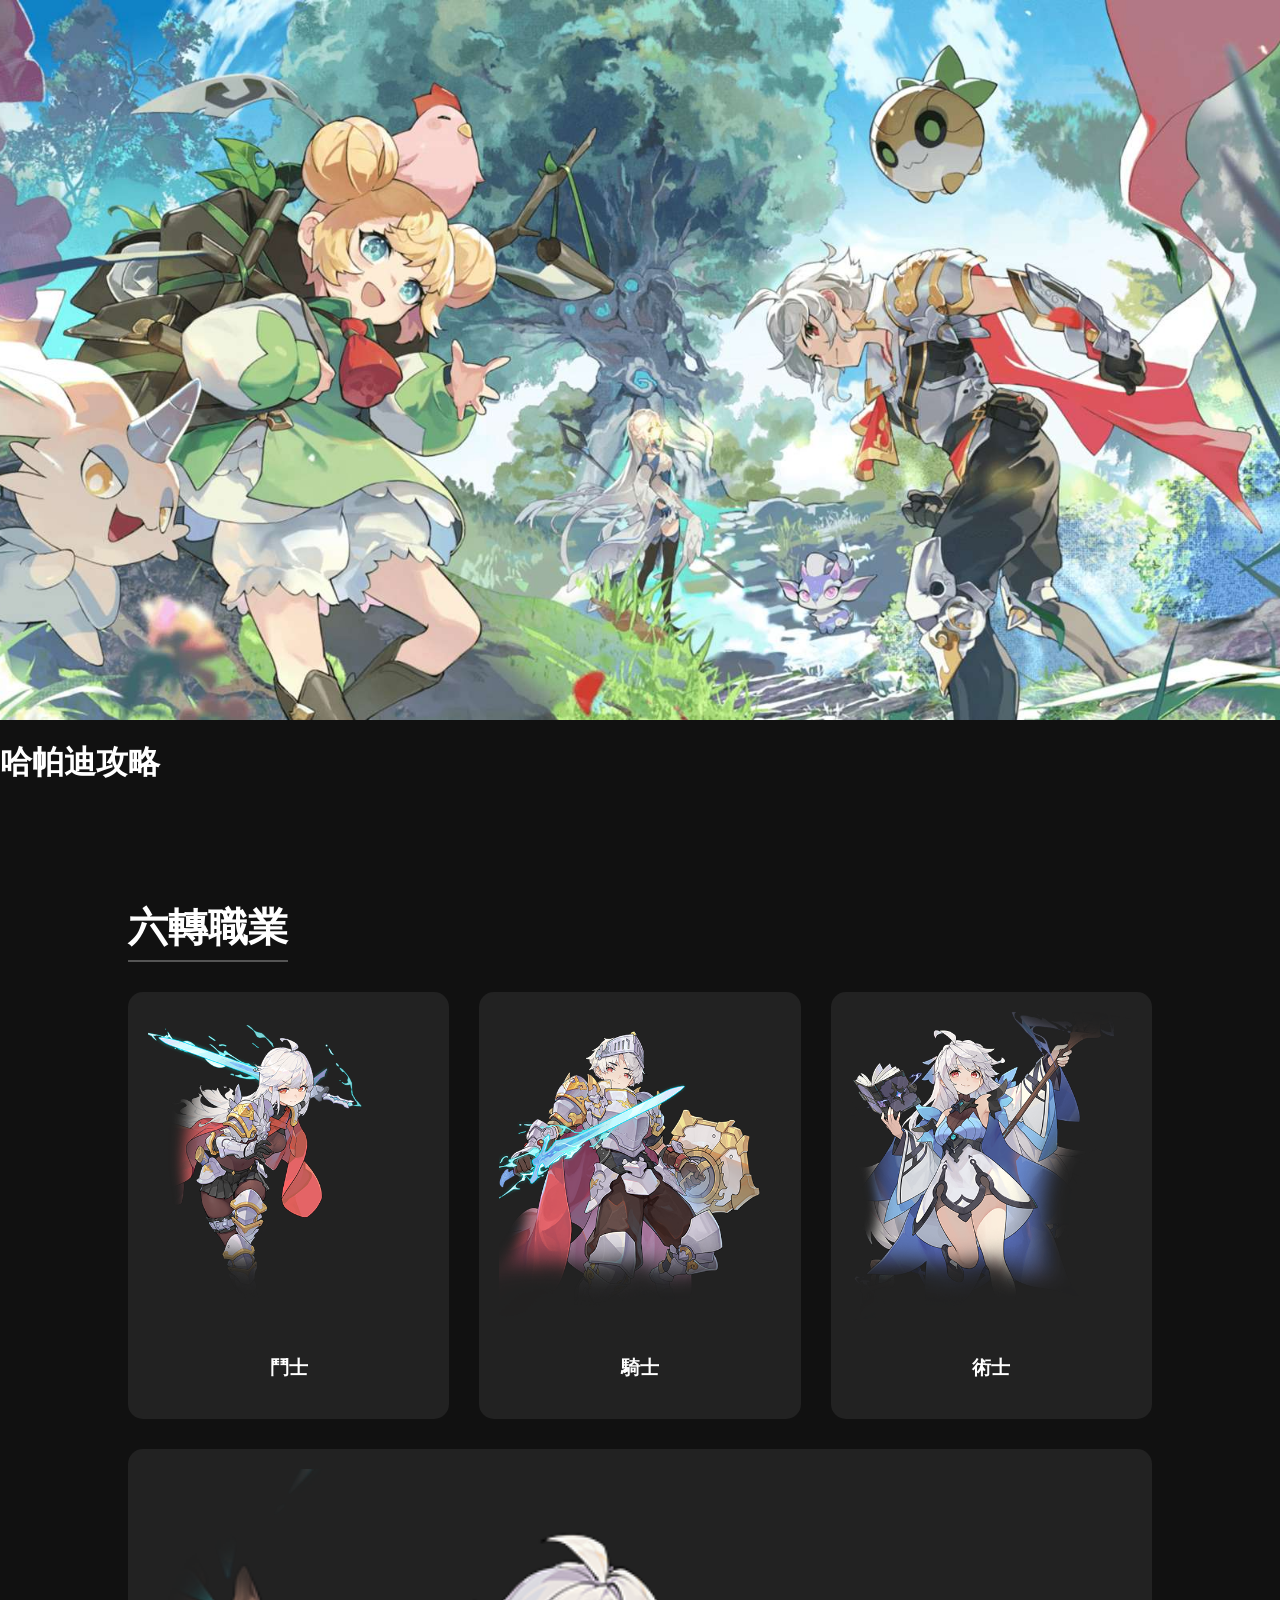
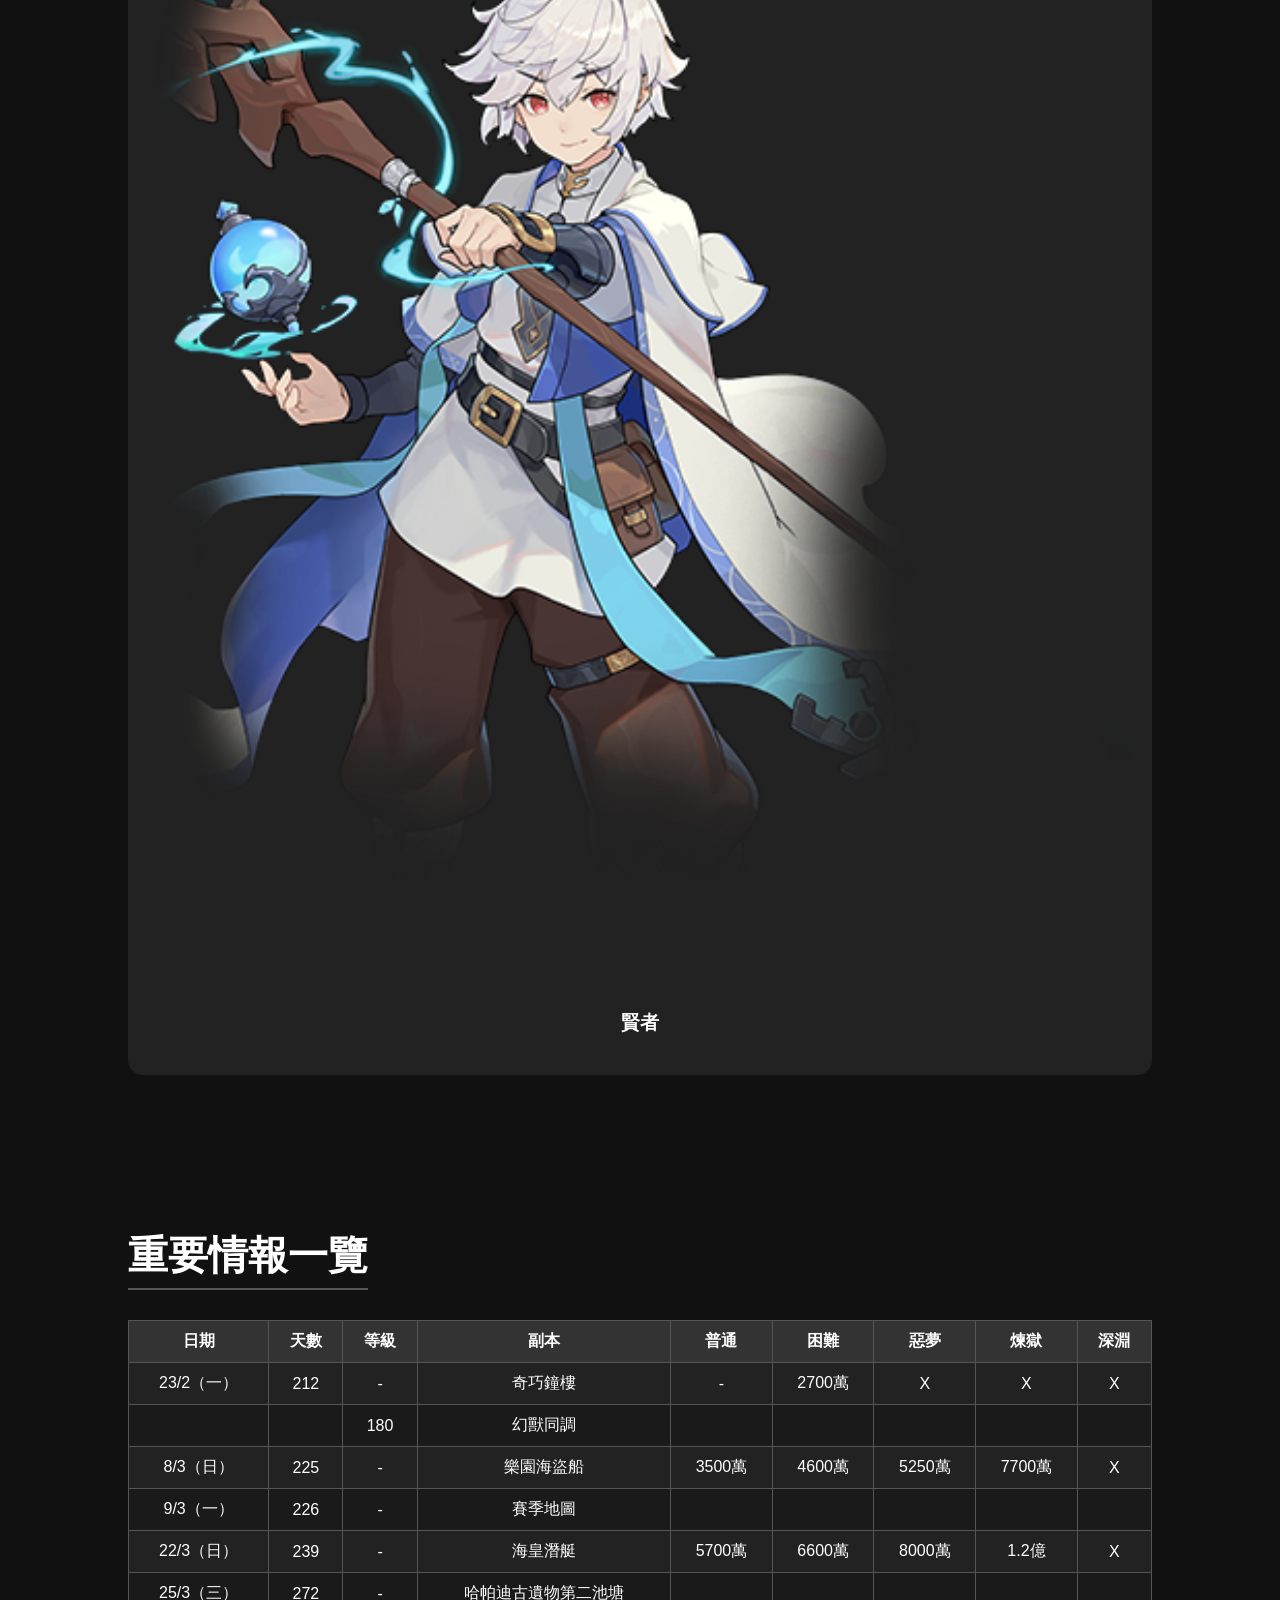
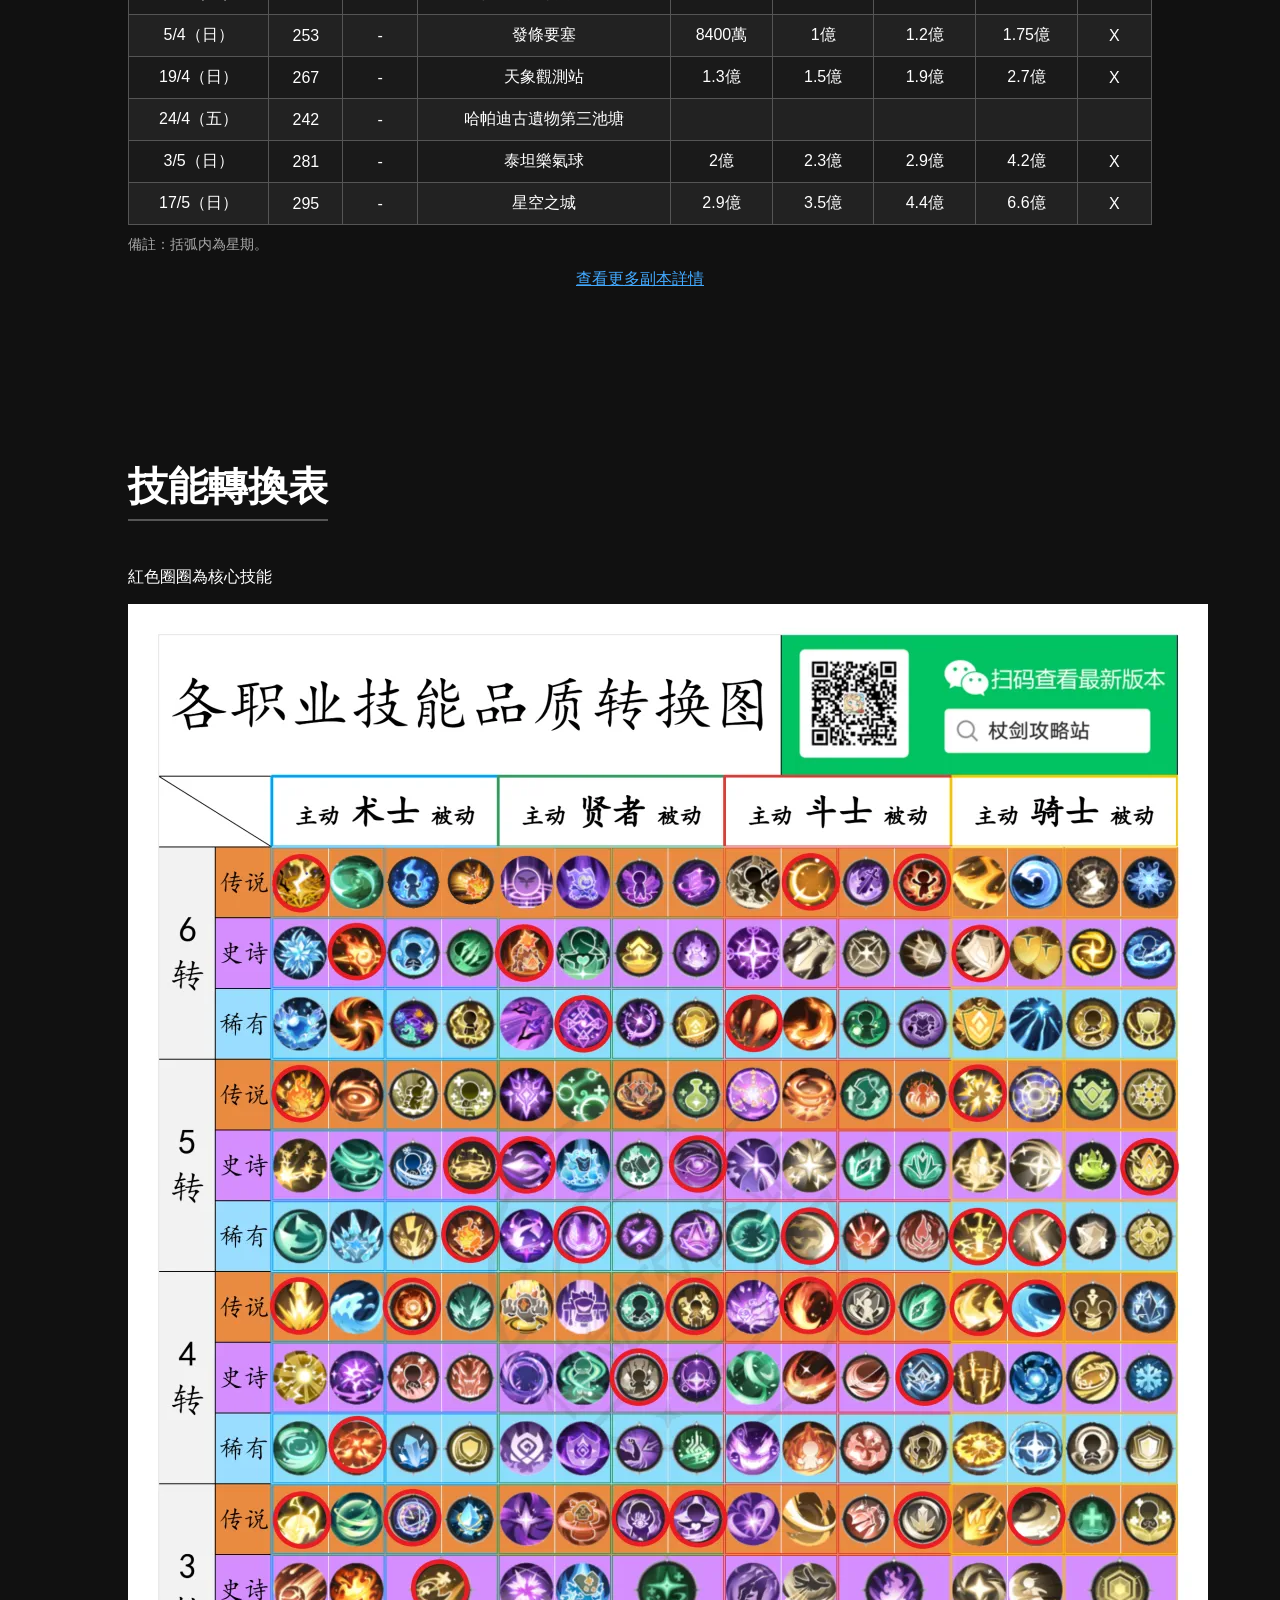
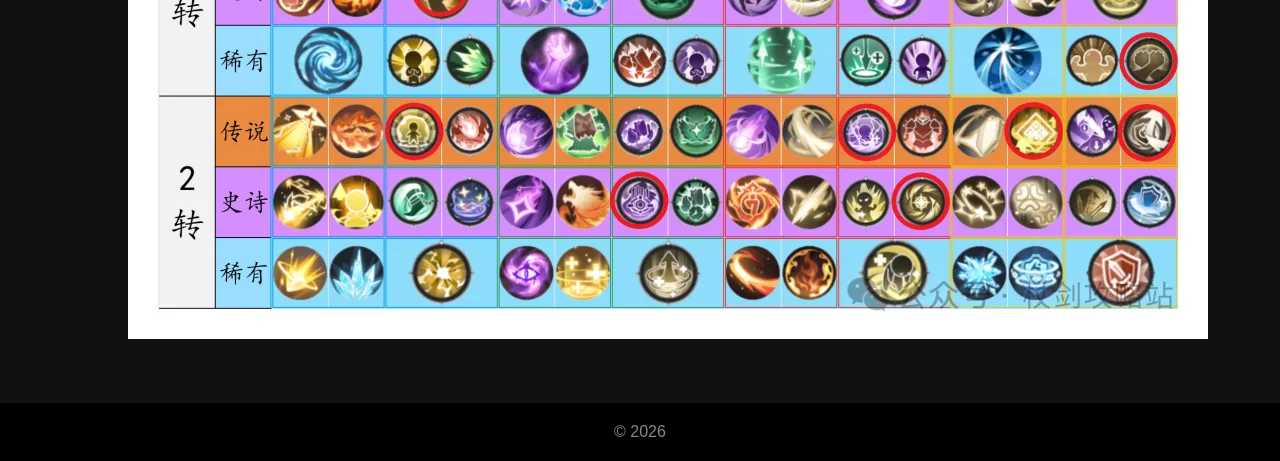
<file: sxs.html>
<!DOCTYPE html>
<html lang="zh-TW">
<head>
    <meta charset="UTF-8">
    <title>仗劍傳說：坎斯汀之約 攻略網站</title>
    <style>
        body {
            margin: 0;
            font-family: "Microsoft JhengHei", sans-serif;
            background-color: #111;
            color: #fff;
        }

        /* Header */
        header img {
            width: 100%;
            height: 80vh;
            object-fit: cover;
            display: block;
        }

        section {
            padding: 60px 10%;
        }

        h2 {
            font-size: 2.5rem;
            margin-bottom: 30px;
            border-bottom: 2px solid #555;
            display: inline-block;
            padding-bottom: 5px;
        }

        /* 角色區 */
        .characters {
            display: flex;
            gap: 30px;
            flex-wrap: wrap;
        }

        .character-card {
            background-color: #222;
            padding: 20px;
            border-radius: 15px;
            flex: 1 1 220px;
            text-align: center;
            transition: transform 0.3s, box-shadow 0.3s;
            cursor: pointer;
        }

        .character-card img {
            width: 100%;
            border-radius: 10px;
            transition: transform 0.3s, filter 0.3s;
        }

        .character-card:hover {
            transform: translateY(-10px);
            box-shadow: 0 10px 20px rgba(255,255,255,0.2);
        }

        .character-card:hover img {
            transform: scale(1.05);
            filter: brightness(1.1);
        }

        /* 技能區 */
        .skills {
            display: flex;
            gap: 30px;
            flex-wrap: wrap;
        }

        .skill-card {
            background-color: #222;
            padding: 15px;
            border-radius: 10px;
            flex: 1 1 200px;
        }

        /* Footer */
        footer {
            background-color: #000;
            text-align: center;
            padding: 20px;
            color: #888;
        }
    </style>
</head>
<body>

    <!-- Header -->
    <header>
        <img src="wallpaper.jpg" alt="遊戲橫幅圖片">
        <h1>哈帕迪攻略</h1>
    </header>

    <!-- 職業區 -->
<section id="characters">
    <h2>六轉職業</h2>
    <div class="characters">
    <div class="character-card" onclick="location.href='fighter.html'">
        <img src="fighter.png" alt="鬥士">
        <h3>鬥士</h3>
    </div>
    <div class="character-card" onclick="location.href='knight.html'">
        <img src="knight.png" alt="騎士">
        <h3>騎士</h3>
    </div>
    <div class="character-card" onclick="location.href='mage.html'">
        <img src="mage.png" alt="術士">
        <h3>術士</h3>
    </div>
    <div class="character-card" onclick="location.href='sage.html'">
        <img src="sage.png" alt="賢者">
        <h3>賢者</h3>
    </div>
</div>
</section>

    <section id="dungeon-table">
    <h2>重要情報一覽</h2>
    <table>
        <thead>
            <tr>
                <th>日期</th>
                <th>天數</th>
                <th>等級</th>
                <th>副本</th>
                <th>普通</th>
                <th>困難</th>
                <th>惡夢</th>
                <th>煉獄</th>
                <th>深淵</th>
            </tr>
        </thead>
        <tbody>
            <tr>
                <td>23/2（一）</td>
                <td>212</td>
                <td>-</td>
                <td>奇巧鐘樓</td>
                <td>-</td>
                <td>2700萬</td>
                <td>X</td>
                <td>X</td>
                <td>X</td>
            </tr>
            <tr>
                <td></td>
                <td></td>
                <td>180</td>
                <td>幻獸同調</td>
                <td></td>
                <td></td>
                <td></td>
                <td></td>
                <td></td>
            </tr>
            <tr>
                <td>8/3（日）</td>
                <td>225</td>
                <td>-</td>
                <td>樂園海盜船</td>
                <td>3500萬</td>
                <td>4600萬</td>
                <td>5250萬</td>
                <td>7700萬</td>
                <td>X</td>
            </tr>
            <tr>
                <td>9/3（一）</td>
                <td>226</td>
                <td>-</td>
                <td>賽季地圖</td>
                <td></td>
                <td></td>
                <td></td>
                <td></td>
                <td></td>
            </tr>
            <tr>
                <td>22/3（日）</td>
                <td>239</td>
                <td>-</td>
                <td>海皇潛艇</td>
                <td>5700萬</td>
                <td>6600萬</td>
                <td>8000萬</td>
                <td>1.2億</td>
                <td>X</td>
            </tr>
            <tr>
                <td>25/3（三）</td>
                <td>272</td>
                <td>-</td>
                <td>哈帕迪古遺物第二池塘</td>
                <td></td>
                <td></td>
                <td></td>
                <td></td>
                <td></td>
            </tr>
            <tr>
                <td>5/4（日）</td>
                <td>253</td>
                <td>-</td>
                <td>發條要塞</td>
                <td>8400萬</td>
                <td>1億</td>
                <td>1.2億</td>
                <td>1.75億</td>
                <td>X</td>
            </tr>
            <tr>
                <td>19/4（日）</td>
                <td>267</td>
                <td>-</td>
                <td>天象觀測站</td>
                <td>1.3億</td>
                <td>1.5億</td>
                <td>1.9億</td>
                <td>2.7億</td>
                <td>X</td>
            </tr>
            <tr>
                <td>24/4（五）</td>
                <td>242</td>
                <td>-</td>
                <td>哈帕迪古遺物第三池塘</td>
                <td></td>
                <td></td>
                <td></td>
                <td></td>
                <td></td>
            </tr>
            <tr>
                <td>3/5（日）</td>
                <td>281</td>
                <td>-</td>
                <td>泰坦樂氣球</td>
                <td>2億</td>
                <td>2.3億</td>
                <td>2.9億</td>
                <td>4.2億</td>
                <td>X</td>
            </tr>
            <tr>
                <td>17/5（日）</td>
                <td>295</td>
                <td>-</td>
                <td>星空之城</td>
                <td>2.9億</td>
                <td>3.5億</td>
                <td>4.4億</td>
                <td>6.6億</td>
                <td>X</td>
            </tr>
        </tbody>
    </table>
    <!-- Remark -->
    <p style="color:#aaa; font-size:0.9rem; margin-top:10px;">
        備註：括弧内為星期。
    </p>
    <!-- 更多副本詳情鏈接 -->
    <p style="margin-top:10px; text-align:center;">
        <a href="https://www.taptap.cn/moment/761801474576482900?utm_medium=&utm_source=copy&share_id=" target="_blank" style="color:#4af;">查看更多副本詳情</a>
    </p>
</section>
</section>

<style>
    table {
        width: 100%;
        border-collapse: collapse;
        background-color: #222;
        color: #fff;
        text-align: center;
    }

    th, td {
        padding: 10px;
        border: 1px solid #555;
    }

    th {
        background-color: #333;
    }

    tbody tr:nth-child(even) {
        background-color: #1a1a1a;
    }

    tbody tr:hover {
        background-color: #444;
    }
</style>

    <!-- 攻略內容區 -->
    <section id="guide">
        <h2>技能轉換表</h2>
        <p>紅色圈圈為核心技能</p>
        <img src="skill.png" alt="技能轉換表">
    </section>

    <!-- Footer -->
    <footer>
        © 2026 
    </footer>

</body>
</html>
</file>
